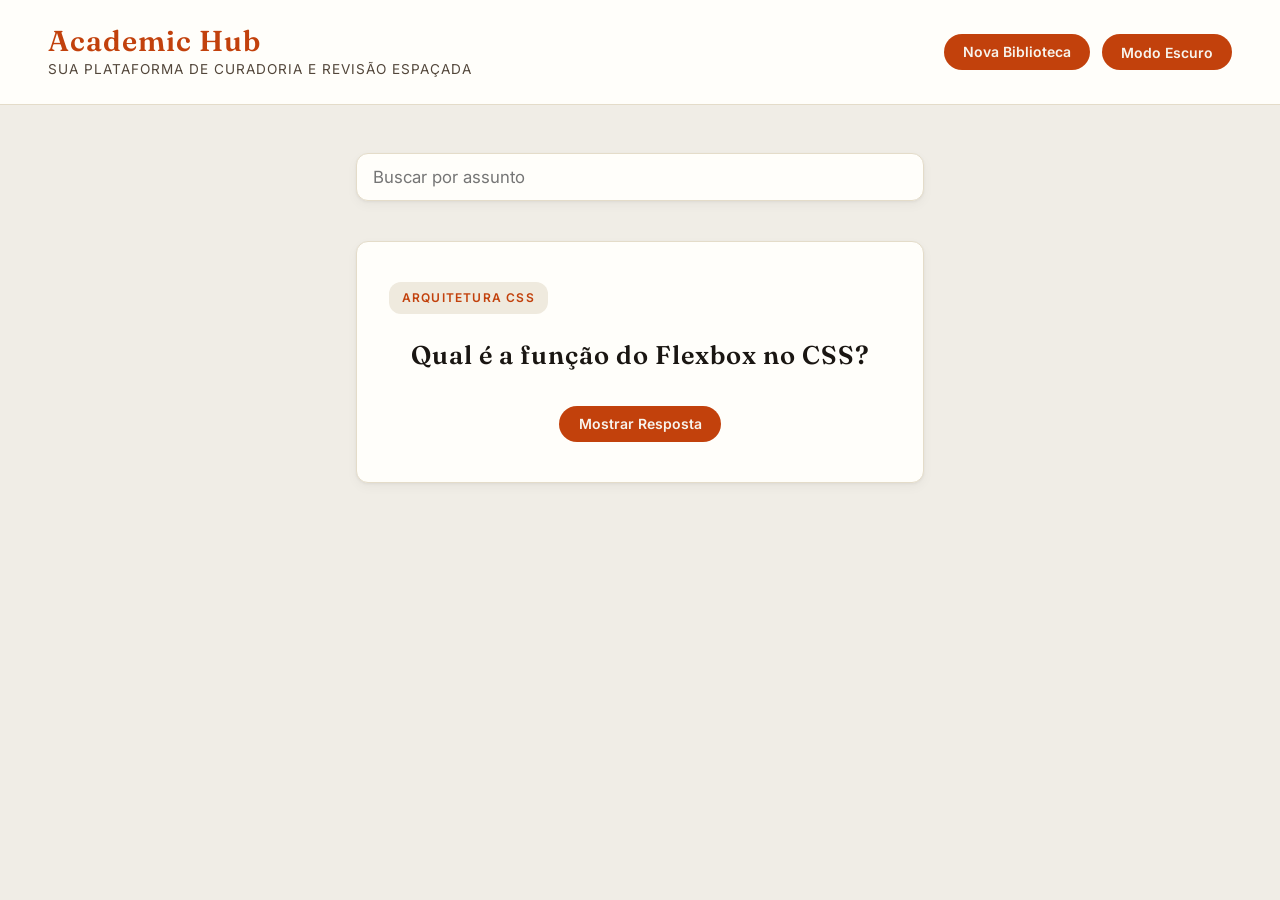
<file: index.html>
<!doctype html>
<html lang="pt-BR">
  <head>
    <script>
      (function () {
        const key = "academic-hub-theme";
        const dark = "dark";
        const light = "light";
        const saved = localStorage.getItem(key);
        const prefersDark = window.matchMedia("(prefers-color-scheme: dark)").matches;
        const theme = saved === dark || saved === light ? saved : (prefersDark ? dark : light);

        document.documentElement.classList.toggle("dark-mode", theme === dark);
        document.documentElement.dataset.theme = theme;
      })();
    </script>
    <link rel="preconnect" href="https://fonts.googleapis.com" />
    <link rel="preconnect" href="https://fonts.gstatic.com" crossorigin />
    <link
      href="https://fonts.googleapis.com/css2?family=Fraunces:ital,opsz,wght@0,9..144,400;0,9..144,600&family=Inter:wght@400;500;600&display=swap"
      rel="stylesheet"
    />
    <link rel="stylesheet" href="https://cdnjs.cloudflare.com/ajax/libs/font-awesome/6.5.1/css/all.min.css">
    <link rel="stylesheet" href="style/style.css" />
    <link rel="stylesheet" href="style/index.css">
    <meta charset="UTF-8" />
    <meta name="viewport" content="width=device-width, initial-scale=1.0" />
    <script type="module" src="script/script.js" defer></script>
    <script type="module" src="script/darkMode.js" defer></script>
    <script type="module" src="script/init.js" defer></script>
    <script type="module" src="script/menu.js" defer></script>
    <title>Academic Hub</title>
  </head>
  <body>
    <header class="app-header">
      <div class="brand">
        <h1>Academic Hub</h1>
        <p>Sua plataforma de curadoria e revisão espaçada</p>
      </div>
      <div class="header-actions" id="header-actions">
        <a
          class="btn-primary"
          href="library.html"
          aria-label="Abrir nova biblioteca"
        >
          Nova Biblioteca
        </a>
        <button id="themeToggle" class="btn-primary" aria-label="Alternar Tema Escuro">
          Modo Claro
        </button>
      </div>

      <button id="btn-menu" class="btn-menu" aria-label="Mostrar ações" onclick="toggleMenu()">
        <i class="fa-solid fa-bars"></i>
      </button>
    </header>

    <main class="container">
      <section class="search-section" aria-label="Pesquisa">
        <div class="search-container">
          <input
            type="text"
            placeholder="Buscar por assunto"
            aria-label="Campo de pesquisa"
          />
        </div>
      </section>
      <article class="flashcard">
        <span class="flashcard-category"> Arquitetura CSS </span>
        <h2 class="flashcard-question">Qual é a função do Flexbox no CSS?</h2>
        <button class="btn-primary" aria-label="Mostrar resposta">
          Mostrar Resposta
        </button>
      </article>

      <div id="flashcards-container"></div>
    </main>
  </body>
</html>
</file>
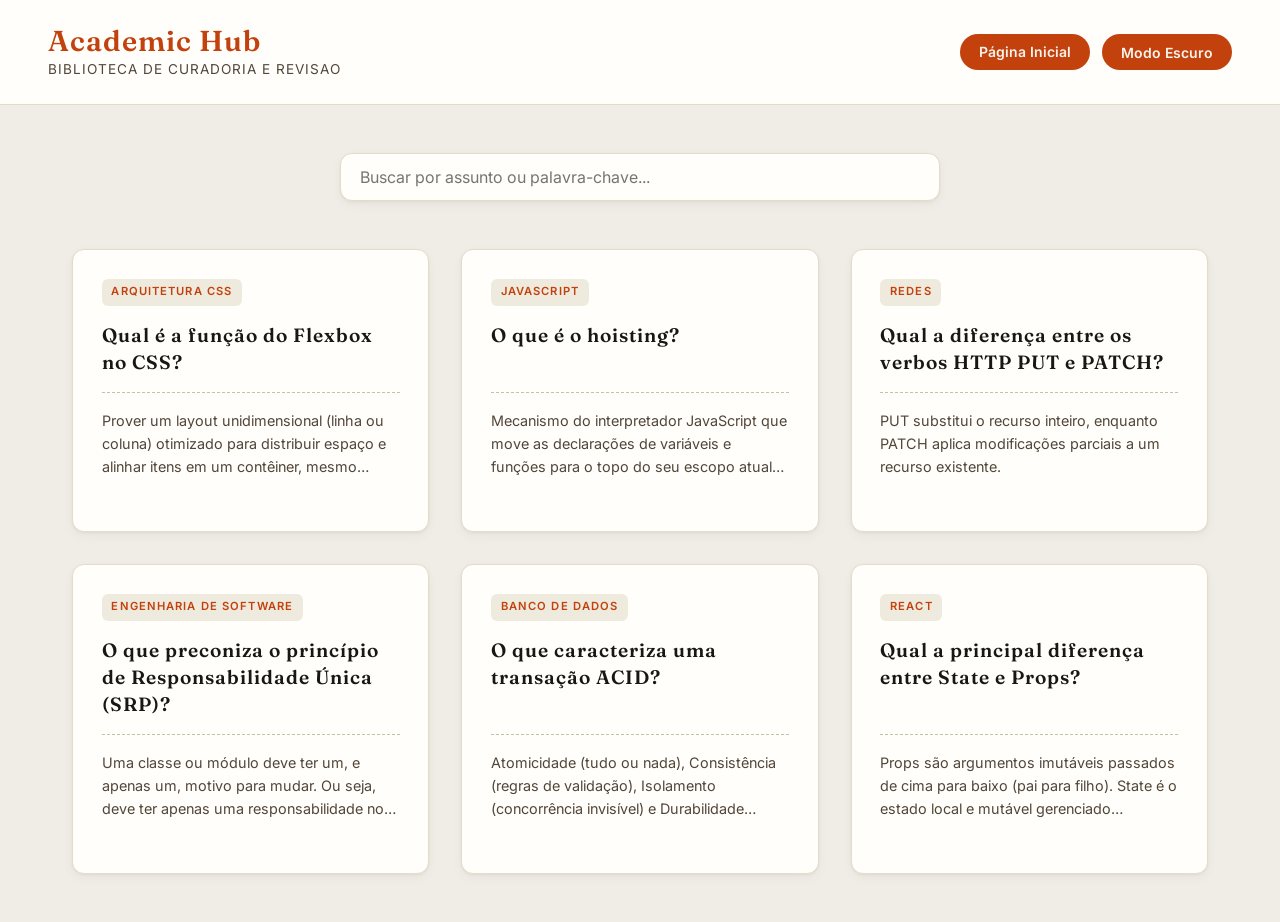
<file: library.html>
<!doctype html>
<html lang="pt-BR">
  <head>
    <script>
      (function () {
        const key = "academic-hub-theme";
        const dark = "dark";
        const light = "light";
        const saved = localStorage.getItem(key);
        const prefersDark = window.matchMedia("(prefers-color-scheme: dark)").matches;
        const theme = saved === dark || saved === light ? saved : (prefersDark ? dark : light);

        document.documentElement.classList.toggle("dark-mode", theme === dark);
        document.documentElement.dataset.theme = theme;
      })();
    </script>
    <meta charset="UTF-8" />
    <meta name="viewport" content="width=device-width, initial-scale=1.0" />
    <title>Academic Hub</title>

    <link rel="preconnect" href="https://fonts.googleapis.com" />
    <link rel="preconnect" href="https://fonts.gstatic.com" crossorigin />
    <link
      href="https://fonts.googleapis.com/css2?family=Fraunces:ital,opsz,wght@0,9..144,400;0,9..144,600&family=Inter:wght@400;500;600&display=swap"
      rel="stylesheet"
    />
    <link rel="stylesheet" href="https://cdnjs.cloudflare.com/ajax/libs/font-awesome/6.5.1/css/all.min.css">

    <link rel="stylesheet" href="style/library.css" />
    <link rel="stylesheet" href="style/style.css">

    <script type="module" src="script/darkMode.js" defer></script>
    <script type="module" src="script/init.js" defer></script>
    <script type="module" src="script/script.js" defer></script>
    <script type="module" src="script/menu.js" defer></script>
  </head>
  <body>
    <header class="app-header">
      <div class="brand">
        <h1>Academic Hub</h1>
        <p>Biblioteca de Curadoria e Revisao</p>
      </div>
      <div class="header-actions" id="header-actions">
        <a
          class="btn-primary"
          href="index.html"
          aria-label="Voltar para página inicial"
        >
          Página Inicial
        </a>
        <button id="themeToggle" class="btn-primary" aria-label="Alternar Tema"
        >
          Modo Escuro
        </button>
      </div>

      <button id="btn-menu" class="btn-menu" aria-label="Mostrar ações" onclick="toggleMenu()">
        <i class="fa-solid fa-bars"></i>
      </button>
    </header>

    <main class="container">
      <section class="search-section" aria-label="Pesquisa">
        <div class="search-container">
          <input
            type="text"
            id="searchInput"
            placeholder="Buscar por assunto ou palavra-chave..."
            aria-label="Campo de pesquisa"
            oninput="searchCards(event.target.value)"
          />
        </div>
      </section>

      <section class="library-section" aria-label="Acervo de Cards">
        <div id="flashcards-grid" class="cards-grid">
          <!-- Cards são injetados pelo init.js -->
        </div>
      </section>
    </main>
  </body>
</html>
</file>
<file: style/style.css>
:root {
  --bg-page: #f0ede6; /* Fundo da tela inteira */
  --bg-primary: #f7f4ed;
  --bg-secondary: #fffefa; /* Fundo dos paineis e flashcards */
  --bg-tertiary: #efeade;
  --bg-elevated: #ffffff;

  --text-primary: #1a1612;
  --text-secondary: #52463a;
  --text-tertiary: #8a7a68;
  --text-inverse: #f7f4ed;

  --border-subtle: #e4dcc9;
  --border-medium: #c9bfa8;
  --border-strong: #1a1612;

  --accent: #c2410c;
  --accent-hover: #9a330a;
  --accent-soft: #fef3e8;

  --wrong: #b91c1c;
  --wrong-soft: #fde8e8;
  --hard: #c2410c;
  --hard-soft: #fef3e8;
  --good: #0f766e;
  --good-soft: #e6f4f1;
  --easy: #365314;
  --easy-soft: #eef5e3;

  --font-display: "Fraunces", Georgia, serif;
  --font-body: "Inter", -apple-system, BlinkMacSystemFont, sans-serif;

  --radius-sm: 6px;
  --radius-md: 12px;
  --radius-lg: 20px;

  --shadow-md:
    0 4px 6px rgba(26, 22, 18, 0.05), 0 10px 15px rgba(26, 22, 18, 0.06);
  --shadow-card:
    0 1px 3px rgba(26, 22, 18, 0.05), 0 4px 12px rgba(26, 22, 18, 0.04);

  --trans-fast: 150ms ease;
  --trans-medium: 280ms cubic-bezier(0.4, 0, 0.2, 1);
  --trans-slow: 500ms cubic-bezier(0.4, 0, 0.2, 1);
}

/* 2. CLASSE MODIFICADORA DE ESTADO (Dark Mode) */
html.dark-mode,
body.dark-mode {
  --bg-page: #0a0a0a;
  --bg-primary: #121212;
  --bg-secondary: #1e1e1e;
  --bg-tertiary: #2d2d2d;
  --bg-elevated: #282828;

  --text-primary: #f5f5f5;
  --text-secondary: #b3b3b3;
  --text-tertiary: #808080;
  --text-inverse: #121212;

  --border-subtle: #333333;
  --border-medium: #4d4d4d;
  --border-strong: #f5f5f5;

  --accent: #e35a1f;
  --accent-hover: #f77036;
  --accent-soft: #3a1a0b;
}

/* 3. RESET BASE */
* {
  box-sizing: border-box;
  margin: 0;
  padding: 0;
}

body {
  font-family: var(--font-body);
  background-color: var(--bg-page);
  color: var(--text-primary);
  line-height: 1.6;

  /* A transicao suave ao alterar o tema */
  transition:
    background-color var(--trans-medium),
    color var(--trans-medium);
}

h1,
h2,
h3 {
  font-family: var(--font-display);
  font-weight: 600;
  letter-spacing: 1px;
  margin-bottom: 0.5rem;
}

h1 {
  font-size: 2.5rem;
  color: var(--accent);
}

p {
  color: var(--text-secondary);
  margin-bottom: 1.5rem;
}

/* 4. ARQUITETURA DO HEADER (Full Width + Flexbox) */
.app-header {
  width: 100%;
  background-color: var(--bg-secondary);
  border-bottom: 1px solid var(--border-subtle);
  padding: 1.5rem 3rem;
  /* Flexbox habilitado */
  display: flex;
  justify-content: space-between; /* Afasta a marca para esquerda e o botao para direita */
  align-items: center; /* Alinhamento vertical centralizado */
  transition:
    background-color var(--trans-medium),
    border-color var(--trans-medium);
  /* Mantendo o header fixo no topo (opcional para UX) */
  position: sticky;
  top: 0;
  z-index: 2;
}

.app-header .brand h1 {
  font-size: 1.8rem;
  color: var(--accent);
  margin-bottom: 0; /* Anula a margem padrao no header */
  line-height: 1.2;
}

.app-header .brand p {
  font-size: 0.85rem;
  margin-bottom: 0;
  text-transform: uppercase;
  letter-spacing: 1px;
}
.app-header .header-actions
{
  display: flex;
  gap: 0.7rem;
  align-items: center;
}
.app-header .btn-menu
{
  background-color: transparent;
  border: none;
  border-radius: var(--radius-md);
  display: none;
  font-size: 1.5rem;
  color: var(--accent);
  padding: 5px;
  cursor: pointer;

  transition:
    background-color var(--trans-medium),
    transform var(--trans-medium),
    box-shadow var(--trans-medium);
}

/*5 SEARCH CONTAINER*/
.search-container {
  display: flex;
  align-items: center;
  background-color: var(--bg-secondary);
  border: 1px solid var(--border-subtle);
  border-radius: var(--radius-md);
  padding: 0.8rem 1.2rem;
  margin-bottom: 3rem;
  max-width: 600px;
  margin-left: auto;
  margin-right: auto;
  box-shadow: var(--shadow-card);
  transition: all var(--trans-fast);
}

.search-container:focus-within {
  border-color: var(--accent);
  box-shadow: 0 0 0 3px var(--accent-soft);
}

.search-container input {
  border: none;
  outline: none;
  width: 100%;
  font-family: var(--font-body);
  font-size: 1rem;
  color: var(--text-primary);
  background: transparent;
}

/* 6. ELEMENTOS DE INTERFACE (Botao e Inputs) */
.btn-primary {
  display: inline-block;
  background-color: var(--accent);
  color: var(--text-inverse);
  font-family: var(--font-body);
  font-size: 0.875rem;
  font-weight: 600;
  padding: 0.6rem 1.2rem;
  border: none;
  border-radius: var(--radius-lg);
  cursor: pointer;
  max-height: 2.3rem;

  transition:
    background-color var(--trans-medium),
    transform var(--trans-medium),
    box-shadow var(--trans-medium);
}

.btn-primary:hover {
  background-color: var(--accent-hover);
  transform: translateY(-2px);
  box-shadow: var(--shadow-md);
}
.btn-primary:active {
  transform: translateY(0);
  box-shadow: none;
}
.btn-primary:focus-visible, .btn-menu:focus-visible {
  outline: 2px solid var(--accent-hover);
  outline-offset: 2px;
}

a {
  line-height: 1.05rem;
  text-decoration: none;
}
@media(max-width: 840px)
{
  .app-header {
    padding: 1.5rem 1.2rem;
  }
}
@media(max-width: 768px)
{
  .app-header {
    padding: 1rem 1.2rem;
  }

  .header-actions
  {
    display: none;
  }
  .header-actions.active
  {
    display: flex;
    position:fixed;
    flex-direction: column;
    gap: 1rem;
    top: 9%;
    right: 7%;
    background-color: var(--bg-secondary);
    padding: 1rem;
    border-radius: var(--radius-md);
    border: solid 1px var(--border-medium);
  }
  .header-actions .btn-primary:hover
  {
      transform: translateY(0);
  }
  .app-header .btn-menu
  {
    display: block;
  }
  .app-header .brand p
  {
    font-size: 0.8rem;
  }


  .container {
    padding: 2rem 1rem;
  }

}

@media(max-width: 480px)
{
  .app-header .brand p
  {
    display: none;
  }

}
</file>
<file: style/index.css>
/* 1. ESTRUTURA DO CONTEUDO PRINCIPAL */
.container {
  width: 100%;
  max-width: 600px;
  margin: 0 auto; /* Centraliza a coluna principal */
  padding: 3rem 1rem;
}

.search-container {
  display: flex;
  align-items: center;
  background-color: var(--bg-secondary);
  border: 1px solid var(--border-subtle);
  border-radius: var(--radius-md);
  padding: 0.8rem 1rem;
  margin-bottom: 2.5rem;
  transition: all var(--trans-fast);
  box-shadow: var(--shadow-card);
}

.search-container:focus-within {
  border-color: var(--accent);
  box-shadow: 0 0 0 3px var(--accent-soft);
}

.search-container input {
  border: none;
  outline: none;
  width: 100%;
  font-family: var(--font-body);
  font-size: 1.05rem;
  color: var(--text-primary);
  background: transparent;
}

/* 2. COMPONENTE FLASHCARD */
.flashcard {
  background-color: var(--bg-secondary);
  border: 1px solid var(--border-subtle);
  border-radius: var(--radius-md);
  padding: 2.5rem 2rem;
  box-shadow: var(--shadow-card);
  margin-bottom: 2rem;
  text-align: center;
  transition:
    background-color var(--trans-medium),
    border-color var(--trans-medium);
}

.flashcard-category {
  font-size: 0.75rem;
  text-transform: uppercase;
  letter-spacing: 0.1em;
  color: var(--accent);
  font-weight: 600;
  margin-bottom: 1.5rem;
  display: inline-block;
  background-color: var(--bg-tertiary);
  padding: 0.4rem 0.8rem;
  border-radius: var(--radius-md);
  display: flex;
  align-items: start;
  justify-content: start;
  width: fit-content;
}

.flashcard-question {
  font-size: 1.6rem;
  line-height: 1.4;
  margin-bottom: 2rem;
  color: var(--text-primary);
}
</file>
<file: style/library.css>
.container {
  width: 100%;
  max-width: 1200px;
  margin: 0 auto;
  padding: 3rem 2rem;
}

.cards-grid {
  display: grid;
  grid-template-columns: repeat(auto-fill, minmax(300px, 1fr));
  gap: 2rem;
  align-items: stretch;
}

.flashcard-item {
  background-color: var(--bg-secondary);
  border: 1px solid var(--border-subtle);
  border-radius: var(--radius-md);
  padding: 1.8rem;
  box-shadow: var(--shadow-card);
  display: flex;
  flex-direction: column;
  transition:
    transform var(--trans-fast),
    box-shadow var(--trans-fast),
    border-color var(--trans-fast);
}

.flashcard-item:hover {
  transform: translateY(-4px);
  box-shadow: var(--shadow-md);
  border-color: var(--border-medium);
}

.flashcard-item .category {
  font-size: 0.7rem;
  text-transform: uppercase;
  letter-spacing: 0.1em;
  color: var(--accent);
  font-weight: 600;
  margin-bottom: 1rem;
  background-color: var(--bg-tertiary);
  padding: 0.3rem 0.6rem;
  border-radius: var(--radius-sm);
  align-self: flex-start;
}

.flashcard-item .question {
  font-size: 1.2rem;
  line-height: 1.4;
  color: var(--text-primary);
  margin-bottom: 1rem;
  flex-grow: 1;
}

.flashcard-item .answer-preview {
  font-size: 0.9rem;
  color: var(--text-secondary);
  border-top: 1px dashed var(--border-medium);
  padding-top: 1rem;
  margin-top: auto;
  display: -webkit-box;
  -webkit-line-clamp: 3;
  -webkit-box-orient: vertical;
  overflow: hidden;
}

@media (max-width: 768px) {
  .cards-grid {
    grid-template-columns: 1fr;
    gap: 1rem;
  }
}
</file>
